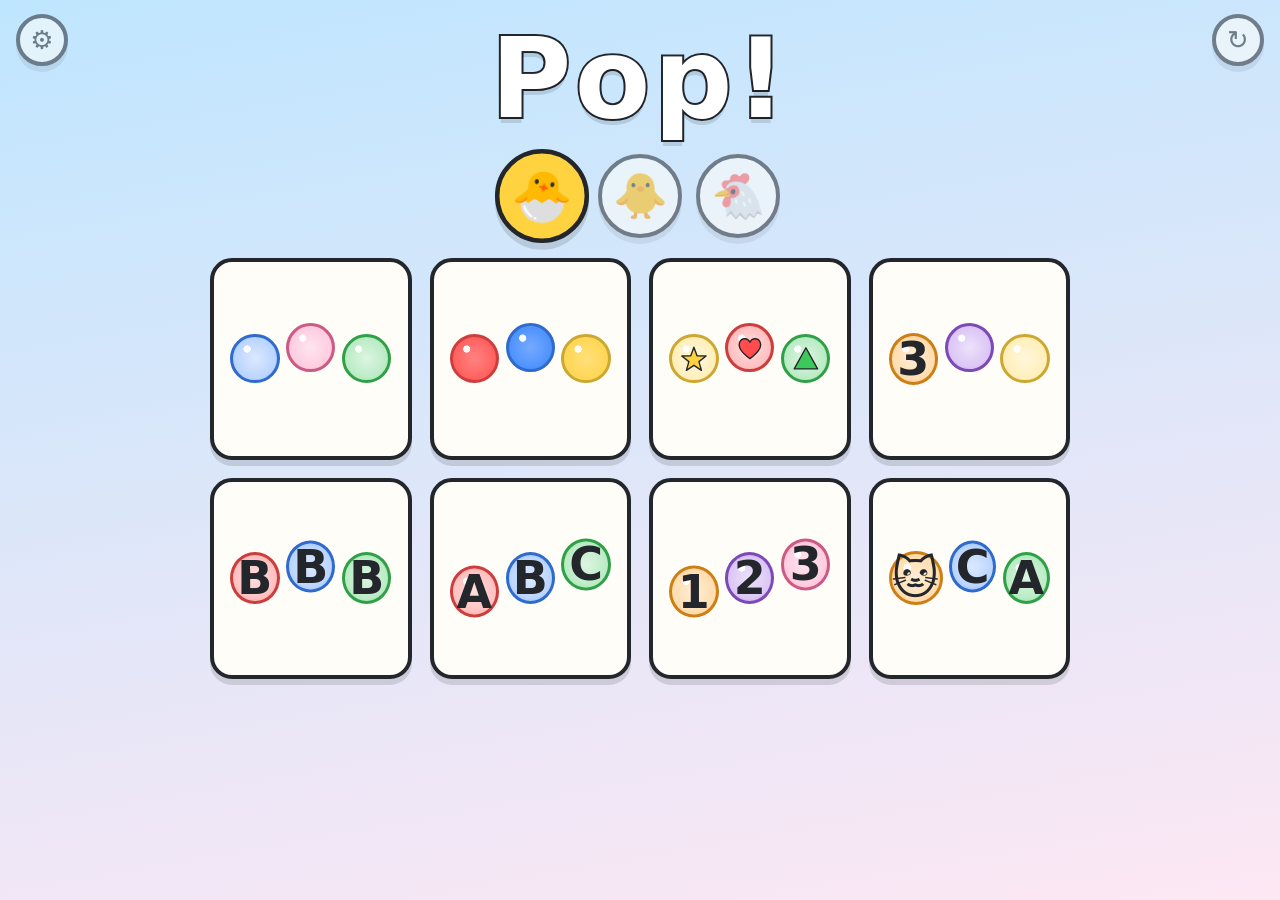
<file: index.html>
<!DOCTYPE html>
<html lang="en">
<head>
<meta charset="utf-8">
<meta name="viewport" content="width=device-width, initial-scale=1, maximum-scale=1, user-scalable=no, viewport-fit=cover">
<title>Pop!</title>

<link rel="icon" href="favicon.svg" type="image/svg+xml">
<link rel="apple-touch-icon" href="apple-touch-icon.png">
<link rel="manifest" href="manifest.json">
<meta name="theme-color" content="#7cc6ff">

<!-- launched from a home screen this runs without browser chrome, so there is
     no address bar for a small child to wander into -->
<meta name="mobile-web-app-capable" content="yes">
<meta name="apple-mobile-web-app-capable" content="yes">
<meta name="apple-mobile-web-app-title" content="Pop!">

<!-- Asset URLs carry a version stamp so a home-screen copy can't keep serving
     an old file. BUMP EVERY VERSION STAMP WHENEVER A .js FILE OR styles.css
     CHANGES. See "Shipping a new version" in the README. -->
<link rel="stylesheet" href="styles.css?v=20261025-4">
</head>
<body>

<!-- ============ MENU SCREEN ============ -->
<section id="menu-screen" class="screen">
  <div class="deco" aria-hidden="true">
    <span></span><span></span><span></span><span></span><span></span><span></span>
  </div>

  <button id="btn-refresh" class="corner-btn refresh-btn" title="Get the newest version"
          aria-label="Get the newest version">&#8635;</button>

  <!-- grown-up gate: press and hold for two seconds -->
  <button id="btn-gear" class="corner-btn gear-btn" title="Grown-ups: press and hold"
          aria-label="Settings (press and hold)">
    <svg class="gate-ring" viewBox="0 0 60 60" aria-hidden="true">
      <circle cx="30" cy="30" r="26" pathLength="100"></circle>
    </svg>
    <span>&#9881;</span>
  </button>

  <h1 class="title">Pop!</h1>

  <div id="levels" class="levels" role="radiogroup" aria-label="How big are you?"></div>
  <div id="modes" class="modes"></div>
</section>

<!-- ============ PLAY SCREEN ============ -->
<section id="play-screen" class="screen hidden">
  <div id="area" class="area"></div>

  <header class="play-bar">
    <button id="btn-home" class="corner-btn home-btn" title="Back" aria-label="Back to the menu">&#8962;</button>
    <button id="prompt" class="prompt hidden" title="Say it again" aria-label="Say it again">
      <span id="prompt-target" class="prompt-target"></span>
      <span id="prompt-progress" class="prompt-progress"></span>
    </button>
  </header>
</section>

<!-- ============ GROWN-UP SETTINGS ============ -->
<div id="settings" class="settings hidden" role="dialog" aria-modal="true" aria-labelledby="settings-title">
  <div class="settings-card">
    <h2 id="settings-title">Grown-ups</h2>
    <label class="setting"><input type="checkbox" id="set-sound"> Sounds</label>
    <label class="setting"><input type="checkbox" id="set-voice"> Spoken prompts</label>
    <div id="voice-options" class="voice-options">
      <label class="setting setting-wide">Voice
        <select id="set-voice-name"></select>
      </label>
      <label class="setting setting-wide">Speed
        <input type="range" id="set-rate" min="0.5" max="1.4" step="0.05">
      </label>
      <label class="setting setting-wide">Pitch
        <input type="range" id="set-pitch" min="0.5" max="2" step="0.05">
      </label>
      <button id="voice-try" class="small-btn">&#9654; Try it</button>
      <p id="voice-none" class="settings-note hidden">This device has no voices to choose from.</p>
      <p class="settings-note">Recorded clips are used where there are any; this voice says the rest.
        <a href="record.html">Record clips</a></p>
    </div>
    <button id="settings-done" class="big-btn">Done</button>
  </div>
</div>

<script src="audio.js?v=20261025-4"></script>
<script src="celebrate.js?v=20261025-4"></script>
<script src="phrases.js?v=20261025-4"></script>
<script src="voice.js?v=20261025-4"></script>
<script src="app.js?v=20261025-4"></script>
</body>
</html>
</file>
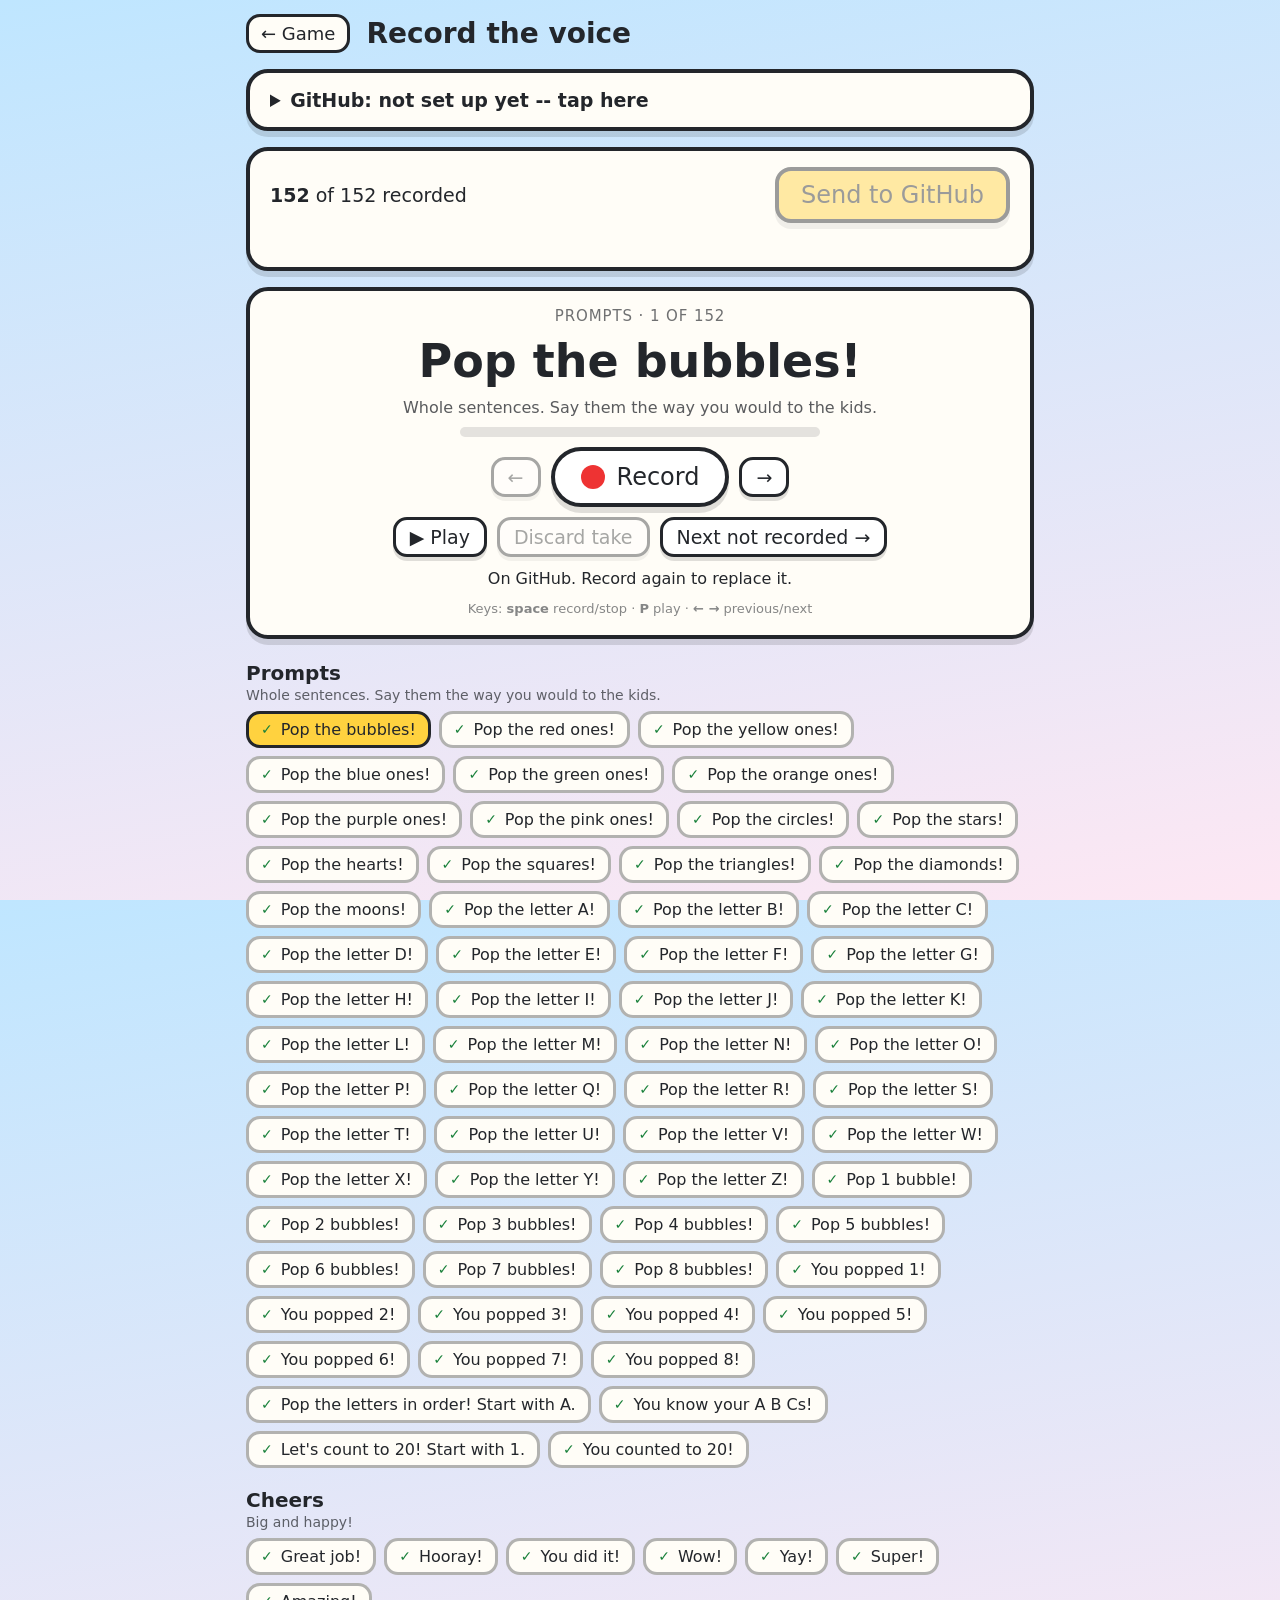
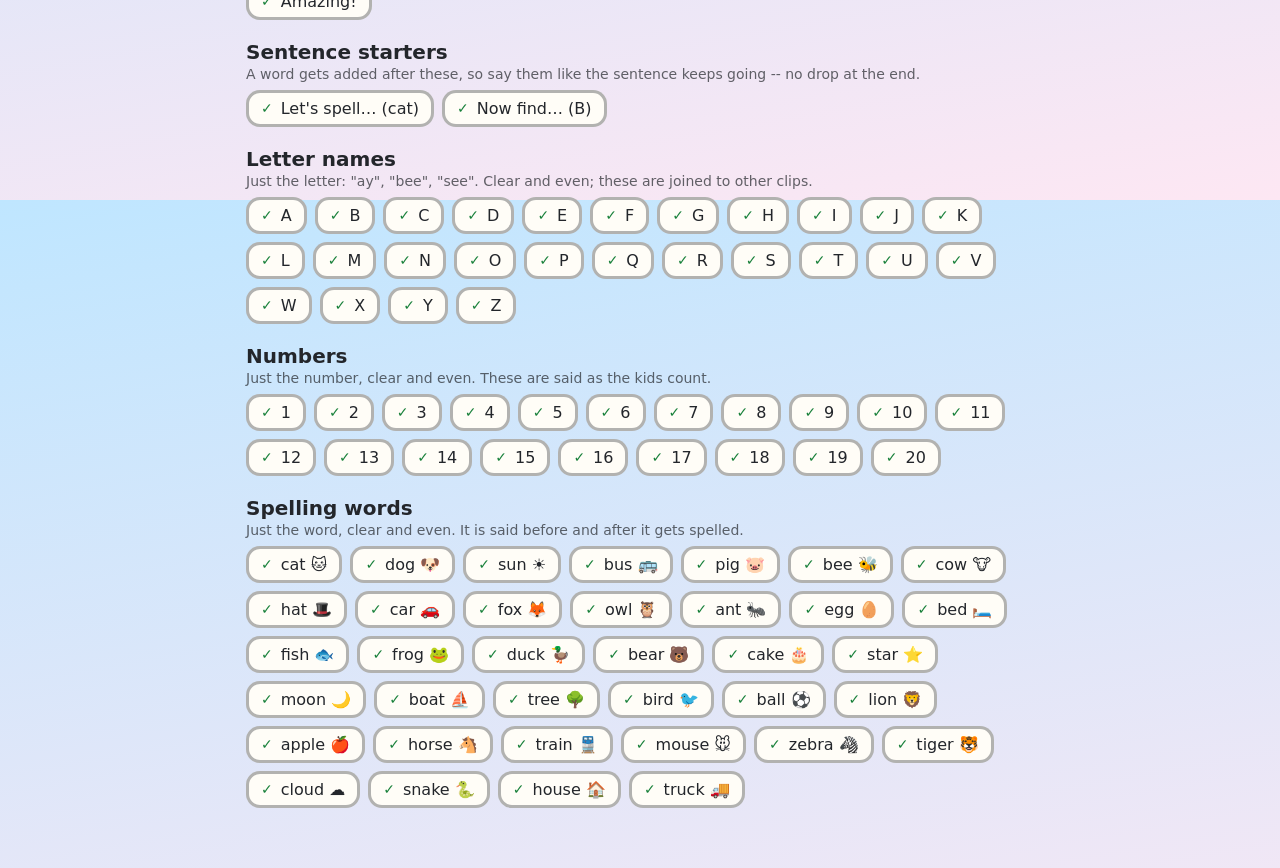
<file: record.html>
<!DOCTYPE html>
<html lang="en">
<head>
<meta charset="utf-8">
<meta name="viewport" content="width=device-width, initial-scale=1, viewport-fit=cover">
<title>Record the Voice</title>
<link rel="icon" href="favicon.svg" type="image/svg+xml">
<link rel="apple-touch-icon" href="apple-touch-icon.png">

<!-- Same version stamps as index.html: bump them together. -->
<link rel="stylesheet" href="styles.css?v=20261025-4">
<link rel="stylesheet" href="record.css?v=20261025-4">
</head>
<body class="recorder">

<header class="rec-header">
  <a class="rec-back" href="./">&#8592; Game</a>
  <h1>Record the voice</h1>
</header>

<main class="rec-main">

  <!-- ============ GITHUB SETUP ============ -->
  <details id="setup" class="rec-card setup">
    <summary><span id="setup-status">GitHub: not set up</span></summary>
    <p>
      Recordings are saved on this device until you send them. Sending commits
      them to the repo in one go, and GitHub Pages republishes the game a minute
      or two later.
    </p>
    <p>
      To send, this page needs a <b>fine-grained personal access token</b>:
      in GitHub, go to <a href="https://github.com/settings/personal-access-tokens/new" target="_blank" rel="noopener">Settings
      → Developer settings → Fine-grained tokens → Generate new token</a>, choose
      <b>Only select repositories</b> and pick this game's repo, then under
      <b>Repository permissions</b> set <b>Contents</b> to <b>Read and write</b>.
      Give it an expiry date. The token stays in this browser only.
    </p>
    <label class="rec-field">Repo <input id="gh-repo" placeholder="owner/repo" autocomplete="off" spellcheck="false"></label>
    <label class="rec-field">Branch <input id="gh-branch" placeholder="main" autocomplete="off" spellcheck="false"></label>
    <label class="rec-field">Token <input id="gh-token" type="password" placeholder="github_pat_…" autocomplete="off" spellcheck="false"></label>
    <div class="rec-row">
      <button id="gh-save" class="small-btn">Save and check</button>
      <button id="gh-forget" class="small-btn">Forget token</button>
    </div>
    <p id="gh-message" class="rec-message"></p>
  </details>

  <!-- ============ PROGRESS + SEND ============ -->
  <section class="rec-card summary">
    <div id="summary-text" class="summary-text"></div>
    <button id="send" class="big-btn" disabled>Send to GitHub</button>
    <p id="send-message" class="rec-message"></p>
  </section>

  <!-- ============ THE STUDIO ============ -->
  <section class="rec-card studio" aria-live="polite">
    <div id="studio-group" class="studio-group"></div>
    <div id="studio-text" class="studio-text"></div>
    <div id="studio-tip" class="studio-tip"></div>

    <div class="meter" aria-hidden="true"><div id="meter-bar" class="meter-bar"></div></div>

    <div class="studio-buttons">
      <button id="btn-prev" class="small-btn" title="Previous (←)">&#8592;</button>
      <button id="btn-record" class="record-btn" title="Record / stop (space)">
        <span class="record-dot"></span><span id="record-label">Record</span>
      </button>
      <button id="btn-next" class="small-btn" title="Next (→)">&#8594;</button>
    </div>

    <div class="studio-buttons">
      <button id="btn-play" class="small-btn" title="Play (P)">&#9654; Play</button>
      <button id="btn-discard" class="small-btn">Discard take</button>
      <button id="btn-next-missing" class="small-btn">Next not recorded &#8594;</button>
    </div>
    <p id="studio-state" class="studio-state"></p>
    <p class="rec-keys">Keys: <b>space</b> record/stop · <b>P</b> play · <b>← →</b> previous/next</p>
  </section>

  <!-- ============ CHECKLIST ============ -->
  <section id="checklist" class="checklist"></section>
</main>

<script src="audio.js?v=20261025-4"></script>
<script src="phrases.js?v=20261025-4"></script>
<!-- LAME mp3 encoder (lamejs), LGPL; see vendor/lame-LICENSE.txt -->
<script src="vendor/lame.min.js?v=20261025-4"></script>
<script src="record.js?v=20261025-4"></script>
</body>
</html>
</file>
<file: styles.css>
/* --------------------------------------------------------------------------
 * Pop the bubbles -- big targets, soft colors, no tiny text anywhere.
 * ----------------------------------------------------------------------- */

:root {
  --ink: #23262b;
  --paper: #fffdf7;
  --sky-1: #bfe6ff;
  --sky-2: #fde7f3;
  --accent: #ffd23f;
  --shadow: 0 6px 0 rgba(0, 0, 0, .12);
  --radius: 22px;
}

* { box-sizing: border-box; }

html, body {
  height: 100%;
  margin: 0;
}

body {
  font-family: "Comic Sans MS", "Chalkboard SE", "Baloo 2", "Trebuchet MS", system-ui, sans-serif;
  color: var(--ink);
  background: linear-gradient(170deg, var(--sky-1), var(--sky-2));
  -webkit-tap-highlight-color: transparent;
  -webkit-user-select: none;
  user-select: none;
  -webkit-touch-callout: none;
  overflow: hidden;
}

.hidden { display: none !important; }

.screen {
  position: absolute;
  inset: 0;
}

button {
  font: inherit;
  color: inherit;
  cursor: pointer;
  touch-action: manipulation;
}


/* ------------------------------------------------------------- menu screen */

#menu-screen {
  display: flex;
  flex-direction: column;
  align-items: center;
  gap: 20px;
  padding: max(20px, env(safe-area-inset-top)) 16px 24px;
  overflow-y: auto;
}

.title {
  margin: 4px 0 0;
  font-size: clamp(56px, 13vmin, 110px);
  line-height: 1;
  letter-spacing: .03em;
  color: #fff;
  -webkit-text-stroke: 4px var(--ink);
  paint-order: stroke fill;
  text-shadow: 0 6px 0 rgba(0, 0, 0, .12);
  position: relative;
}

.corner-btn {
  position: absolute;
  top: max(14px, env(safe-area-inset-top));
  z-index: 3;
  font-size: 26px;
  line-height: 1;
  width: 52px;
  height: 52px;
  padding: 0;
  background: var(--paper);
  border: 4px solid var(--ink);
  border-radius: 50%;
  box-shadow: var(--shadow);
}

.corner-btn:active { transform: translateY(4px); box-shadow: none; }

.refresh-btn { right: 16px; opacity: .55; }
.refresh-btn:hover { opacity: 1; }

.gear-btn { left: 16px; opacity: .55; display: grid; place-items: center; }
.gear-btn:hover, .gear-btn.holding { opacity: 1; }
.gear-btn span { position: relative; }

/* the ring fills while a grown-up holds the gear; letting go snaps it back */
.gate-ring {
  position: absolute;
  inset: -8px;
  width: calc(100% + 16px);
  height: calc(100% + 16px);
  transform: rotate(-90deg);
  pointer-events: none;
}

.gate-ring circle {
  fill: none;
  stroke: #3a86ff;
  stroke-width: 6;
  stroke-linecap: round;
  stroke-dasharray: 100;
  stroke-dashoffset: 100;
}

.gear-btn.holding .gate-ring circle {
  stroke-dashoffset: 0;
  transition: stroke-dashoffset 2s linear;
}

.levels {
  display: flex;
  gap: 14px;
  position: relative;
}

.level-btn {
  font-size: 44px;
  width: 84px;
  height: 84px;
  padding: 0;
  background: var(--paper);
  border: 4px solid var(--ink);
  border-radius: 50%;
  box-shadow: var(--shadow);
  opacity: .55;
  transition: transform .15s, opacity .15s;
}

.level-btn[aria-checked="true"] {
  opacity: 1;
  background: var(--accent);
  transform: scale(1.12);
}

.modes {
  display: grid;
  grid-template-columns: repeat(4, minmax(0, 1fr));
  gap: 18px;
  width: 100%;
  max-width: 860px;
  position: relative;
}

@media (max-width: 560px) {
  .modes { grid-template-columns: repeat(2, minmax(0, 1fr)); gap: 14px; }
}

.mode-tile {
  aspect-ratio: 1 / 1;
  min-height: 120px;
  background: var(--paper);
  border: 4px solid var(--ink);
  border-radius: var(--radius);
  box-shadow: var(--shadow);
  display: flex;
  align-items: center;
  justify-content: center;
  gap: 4%;
  padding: 8%;
}

.mode-tile:active { transform: translateY(4px); box-shadow: none; }

.mode-tile .mini {
  width: 34%;
  height: auto;
  aspect-ratio: 1 / 1;
  font-size: clamp(22px, 6vmin, 46px);
}

.mode-tile .mini:nth-child(2) { transform: translateY(-22%); }

/* in-order games: the bubbles climb like steps */
.mode-tile.stairs .mini:nth-child(1) { transform: translateY(26%); }
.mode-tile.stairs .mini:nth-child(2) { transform: none; }
.mode-tile.stairs .mini:nth-child(3) { transform: translateY(-26%); }

/* decorative bubbles drifting up behind the menu */
.deco { position: fixed; inset: 0; pointer-events: none; overflow: hidden; }
.deco span {
  position: absolute;
  bottom: -120px;
  width: 90px;
  height: 90px;
  border-radius: 50%;
  border: 3px solid rgba(255, 255, 255, .8);
  background: radial-gradient(circle at 32% 30%, rgba(255, 255, 255, .9) 0 9%, transparent 10%),
              radial-gradient(circle, rgba(255, 255, 255, .15), rgba(255, 255, 255, .45));
  animation: drift 14s linear infinite;
}
.deco span:nth-child(1) { left: 6%;  animation-delay: 0s; }
.deco span:nth-child(2) { left: 24%; width: 60px; height: 60px; animation-delay: -5s; animation-duration: 11s; }
.deco span:nth-child(3) { left: 46%; width: 120px; height: 120px; animation-delay: -9s; animation-duration: 18s; }
.deco span:nth-child(4) { left: 66%; animation-delay: -2s; animation-duration: 13s; }
.deco span:nth-child(5) { left: 82%; width: 70px; height: 70px; animation-delay: -7s; }
.deco span:nth-child(6) { left: 92%; width: 50px; height: 50px; animation-delay: -11s; animation-duration: 10s; }

@keyframes drift {
  to { transform: translateY(calc(-100vh - 160px)); }
}


/* ----------------------------------------------------------------- bubbles */

/* `.bubble` is placed by app.js with a transform; `.bubble-face` inside it is
 * free for the wobble and pop animations, so the two never fight. */
.bubble,
.mini {
  --c: #3a86ff;
}

.bubble {
  position: absolute;
  left: 0;
  top: 0;
  will-change: transform;
  pointer-events: none;   /* hit testing is done in app.js, with a bigger circle */
}

.bubble-face,
.mini {
  width: 100%;
  height: 100%;
  border-radius: 50%;
  border: 3px solid color-mix(in srgb, var(--c) 80%, #000);
  background:
    radial-gradient(circle at 32% 28%, rgba(255, 255, 255, .95) 0 8%, transparent 9%),
    radial-gradient(circle at 50% 50%,
      color-mix(in srgb, var(--c) 18%, #fff) 0%,
      color-mix(in srgb, var(--c) 35%, #fff) 65%,
      color-mix(in srgb, var(--c) 70%, #fff) 100%);
  display: grid;
  place-items: center;
  font-weight: bold;
  line-height: 1;
  color: var(--ink);
}

/* colors mode: the color has to read at a glance, so fill it right in */
.bubble-face.solid,
.mini.solid {
  background:
    radial-gradient(circle at 32% 28%, rgba(255, 255, 255, .95) 0 8%, transparent 9%),
    radial-gradient(circle at 50% 50%,
      color-mix(in srgb, var(--c) 70%, #fff) 0%,
      var(--c) 100%);
}

.bubble-face svg,
.mini svg { width: 64%; height: 64%; }

.shape {
  fill: var(--c);
  stroke: var(--ink);
  stroke-width: 5;
  stroke-linejoin: round;
}

.bubble-face.wobble { animation: wobble .5s ease-in-out; }

@keyframes wobble {
  0%, 100% { transform: rotate(0) scale(1); }
  20% { transform: rotate(-14deg) scale(.94); }
  40% { transform: rotate(11deg) scale(1.04); }
  60% { transform: rotate(-7deg); }
  80% { transform: rotate(4deg); }
}

.bubble-face.popping { animation: pop .22s ease-out forwards; }

@keyframes pop {
  0%   { transform: scale(1); opacity: 1; }
  50%  { transform: scale(1.3); opacity: .7; }
  100% { transform: scale(1.5); opacity: 0; }
}

.drop {
  position: absolute;
  left: 0;
  top: 0;
  width: 14px;
  height: 14px;
  margin: -7px 0 0 -7px;
  border-radius: 50%;
  pointer-events: none;
  animation: splash .5s ease-out forwards;
}

@keyframes splash {
  from { transform: translate(var(--x), var(--y)) scale(1); opacity: 1; }
  to   { transform: translate(calc(var(--x) + var(--dx)), calc(var(--y) + var(--dy))) scale(.2); opacity: 0; }
}


/* ------------------------------------------------------------- play screen */

.area {
  position: absolute;
  inset: 0;
  overflow: hidden;
  touch-action: none;
}

.play-bar {
  position: absolute;
  top: 0;
  left: 0;
  right: 0;
  display: flex;
  justify-content: center;
  padding: max(12px, env(safe-area-inset-top)) 80px 0;
  pointer-events: none;
}

.play-bar > * { pointer-events: auto; }

.home-btn { left: 16px; font-size: 30px; }

.prompt {
  display: flex;
  align-items: center;
  gap: 14px;
  min-height: 76px;
  max-width: 100%;
  padding: 8px 18px;
  background: rgba(255, 253, 247, .9);
  border: 4px solid var(--ink);
  border-radius: 40px;
  box-shadow: var(--shadow);
}

.prompt:active { transform: translateY(4px); box-shadow: none; }

.prompt-target {
  display: flex;
  align-items: center;
  gap: 10px;
  font-size: 48px;
  font-weight: bold;
  line-height: 1;
}

.prompt-target:empty { display: none; }
.prompt-target .mini { width: 56px; height: 56px; font-size: 34px; }

.prompt-progress {
  display: flex;
  flex-wrap: wrap;
  gap: 6px;
  max-width: 50vw;
}

.pip {
  width: 18px;
  height: 18px;
  border-radius: 50%;
  border: 3px solid var(--ink);
  background: var(--paper);
  transition: background .2s, transform .2s;
}

.pip.on { background: var(--accent); transform: scale(1.15); }

/* counting: one big slot per bubble to pop */
.prompt-progress.count .pip { width: 32px; height: 32px; }

/* spelling: the whole word shows faintly, and fills in letter by letter */
.slot {
  display: grid;
  place-items: center;
  min-width: 46px;
  height: 56px;
  padding: 0 2px;
  border-bottom: 5px solid var(--ink);
  color: rgba(35, 38, 43, .22);
  font-size: 44px;
}

.slot.on { color: var(--ink); }
.slot.next { color: rgba(35, 38, 43, .45); animation: nudge 1s ease-in-out infinite; }

@keyframes nudge {
  50% { transform: translateY(-5px); }
}

@media (max-width: 560px) {
  .prompt { min-height: 64px; gap: 10px; padding: 6px 12px; }
  .prompt-target { font-size: 36px; }
  .prompt-target .mini { width: 44px; height: 44px; font-size: 26px; }
  .slot { min-width: 34px; height: 46px; font-size: 34px; }
  .prompt-progress.count .pip { width: 24px; height: 24px; }
}


/* ------------------------------------------------------- grown-up settings */

.settings {
  position: fixed;
  inset: 0;
  z-index: 60;
  display: grid;
  place-items: center;
  padding: 16px;
  background: rgba(35, 38, 43, .45);
}

.settings-card {
  width: min(420px, 100%);
  background: var(--paper);
  border: 4px solid var(--ink);
  border-radius: var(--radius);
  box-shadow: var(--shadow);
  max-height: calc(100vh - 32px);
  overflow-y: auto;
  padding: 20px 24px 24px;
  display: flex;
  flex-direction: column;
  gap: 14px;
  -webkit-user-select: text;
  user-select: text;
}

.settings-card h2 { margin: 0; font-size: 28px; }

.setting {
  display: flex;
  align-items: center;
  gap: 12px;
  font-size: 22px;
}

.setting input[type="checkbox"] { width: 28px; height: 28px; }

.settings-note { margin: 0; font-size: 15px; opacity: .7; }

.voice-options {
  display: flex;
  flex-direction: column;
  gap: 12px;
  padding: 12px 14px;
  border: 3px dashed rgba(35, 38, 43, .25);
  border-radius: 16px;
}

.setting-wide { justify-content: space-between; }

.setting-wide select,
.setting-wide input[type="range"] {
  flex: 1;
  max-width: 230px;
  min-width: 0;
}

.setting-wide select {
  font: inherit;
  font-size: 17px;
  padding: 6px 8px;
  border: 3px solid var(--ink);
  border-radius: 12px;
  background: #fff;
}

.small-btn {
  align-self: flex-start;
  font-size: 19px;
  padding: 6px 14px;
  background: #fff;
  border: 3px solid var(--ink);
  border-radius: 14px;
  box-shadow: 0 4px 0 rgba(0, 0, 0, .12);
}

.small-btn:active { transform: translateY(4px); box-shadow: none; }

.big-btn {
  font-size: 24px;
  padding: 10px;
  background: var(--accent);
  border: 4px solid var(--ink);
  border-radius: 16px;
  box-shadow: var(--shadow);
}

.big-btn:active { transform: translateY(4px); box-shadow: none; }
</file>
<file: record.css>
/* --------------------------------------------------------------------------
 * The recording page. A grown-up tool, so it scrolls and selects text like a
 * normal page, unlike the game.
 * ----------------------------------------------------------------------- */

body.recorder {
  overflow: auto;
  -webkit-user-select: text;
  user-select: text;
  -webkit-touch-callout: default;
}

.rec-header {
  display: flex;
  align-items: center;
  gap: 16px;
  padding: max(14px, env(safe-area-inset-top)) 16px 4px;
  max-width: 820px;
  margin: 0 auto;
}

.rec-header h1 { margin: 0; font-size: 28px; }

.rec-back {
  color: var(--ink);
  font-size: 18px;
  text-decoration: none;
  padding: 6px 12px;
  border: 3px solid var(--ink);
  border-radius: 14px;
  background: var(--paper);
}

.rec-main {
  max-width: 820px;
  margin: 0 auto;
  padding: 12px 16px 60px;
  display: flex;
  flex-direction: column;
  gap: 16px;
}

.rec-card {
  background: var(--paper);
  border: 4px solid var(--ink);
  border-radius: var(--radius);
  box-shadow: var(--shadow);
  padding: 16px 20px;
}

.rec-card p { line-height: 1.45; }

.setup summary { cursor: pointer; font-size: 19px; font-weight: bold; }
.setup a { color: #1d5fd6; }

.rec-field {
  display: flex;
  align-items: center;
  gap: 12px;
  margin: 10px 0;
  font-size: 18px;
}

.rec-field input {
  flex: 1;
  min-width: 0;
  font: inherit;
  font-size: 17px;
  padding: 6px 10px;
  border: 3px solid var(--ink);
  border-radius: 12px;
}

.rec-row { display: flex; gap: 10px; flex-wrap: wrap; }

.rec-message { margin: 10px 0 0; font-size: 16px; min-height: 1em; }
.rec-message.bad { color: #c22; }
.rec-message.good { color: #18803a; }

.summary { display: flex; flex-wrap: wrap; align-items: center; gap: 12px 20px; }
.summary-text { flex: 1; min-width: 220px; font-size: 19px; }
.summary .big-btn { padding: 10px 22px; }
.summary .big-btn:disabled { opacity: .45; cursor: default; }
.summary .rec-message { flex-basis: 100%; margin: 0; }

/* the studio stays in view while the checklist scrolls under it */
.studio {
  position: sticky;
  top: 8px;
  z-index: 2;
  text-align: center;
  display: flex;
  flex-direction: column;
  align-items: center;
  gap: 10px;
}

.studio-group { font-size: 15px; opacity: .65; text-transform: uppercase; letter-spacing: .06em; }
.studio-text { font-size: clamp(28px, 6vw, 46px); font-weight: bold; line-height: 1.15; }
.studio-tip { font-size: 16px; opacity: .75; max-width: 560px; }

.meter {
  width: min(360px, 100%);
  height: 10px;
  border-radius: 5px;
  background: rgba(35, 38, 43, .12);
  overflow: hidden;
}

.meter-bar {
  width: 0;
  height: 100%;
  background: #3cc85a;
  transition: width .05s linear;
}

.studio-buttons { display: flex; gap: 10px; flex-wrap: wrap; justify-content: center; align-items: center; }
.studio-buttons .small-btn { align-self: center; }
.studio-buttons .small-btn:disabled { opacity: .4; cursor: default; }

.record-btn {
  display: flex;
  align-items: center;
  gap: 12px;
  font-size: 24px;
  padding: 12px 26px;
  background: #fff;
  border: 4px solid var(--ink);
  border-radius: 40px;
  box-shadow: var(--shadow);
}

.record-btn:active { transform: translateY(4px); box-shadow: none; }

.record-dot {
  width: 24px;
  height: 24px;
  border-radius: 50%;
  background: #e33;
}

.record-btn.recording { background: #ffe1e1; }
.record-btn.recording .record-dot { border-radius: 5px; animation: blink 1s ease-in-out infinite; }

@keyframes blink { 50% { opacity: .35; } }

.studio-state { margin: 0; font-size: 16px; min-height: 1.2em; }
.rec-keys { margin: 0; font-size: 13px; opacity: .55; }

.checklist { display: flex; flex-direction: column; gap: 14px; }

.check-group h2 { margin: 6px 0 2px; font-size: 20px; }
.check-group p { margin: 0 0 8px; font-size: 14px; opacity: .7; }

.check-items { display: flex; flex-wrap: wrap; gap: 8px; }

.check-item {
  display: flex;
  align-items: center;
  gap: 8px;
  font-size: 16px;
  padding: 6px 12px;
  background: var(--paper);
  border: 3px solid rgba(35, 38, 43, .35);
  border-radius: 14px;
}

.check-item.current { border-color: var(--ink); background: var(--accent); }

/* ○ nothing yet · ● a take waiting to send · ✓ on GitHub */
.check-item::before {
  content: '○';
  font-size: 14px;
  opacity: .5;
}
.check-item.draft::before { content: '●'; color: #e07b00; opacity: 1; }
.check-item.published::before { content: '✓'; color: #18803a; opacity: 1; }
.check-item.published.draft::before { content: '●'; color: #e07b00; }

/* on a short screen (a phone on its side) a stuck studio would hide the list */
@media (max-height: 700px) {
  .studio { position: static; }
}
</file>
